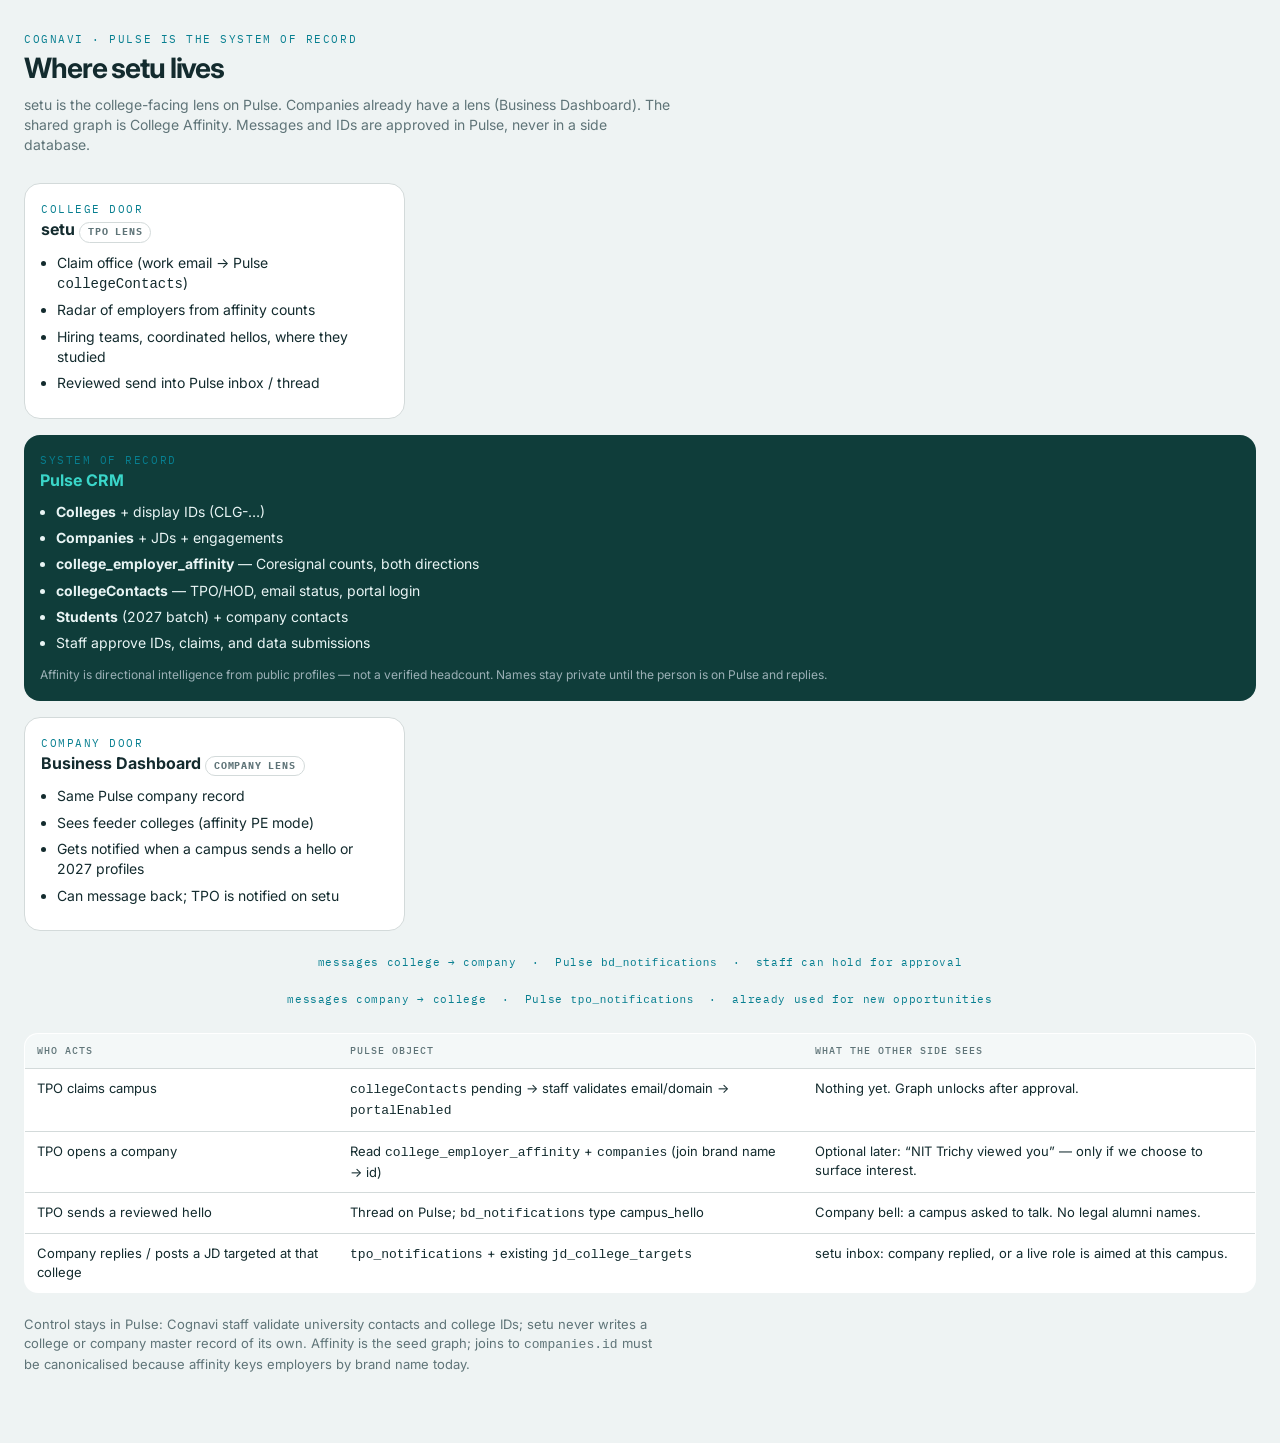
<file: docs/superpowers/setu-pulse-relationship.html>
<!doctype html>
<html lang="en">
<head>
  <meta charset="utf-8">
  <meta name="viewport" content="width=device-width, initial-scale=1">
  <title>setu on Pulse — relationship</title>
  <link rel="preconnect" href="https://fonts.googleapis.com">
  <link href="https://fonts.googleapis.com/css2?family=IBM+Plex+Mono:wght@400;500&family=Inter:wght@400;500;600;700&display=swap" rel="stylesheet">
  <style>
    :root { --teal:#077f90; --ink:#132b2e; --muted:#5f7478; --line:#d3dada; --bg:#eef3f3; --card:#fff; }
    * { box-sizing: border-box; }
    body { margin: 0; font: 14px/1.45 Inter, system-ui, sans-serif; color: var(--ink); background: var(--bg); padding: 32px 24px 64px; }
    h1 { font-size: 28px; letter-spacing: -0.04em; margin: 0 0 6px; }
    .kicker { font-family: "IBM Plex Mono", monospace; font-size: 11px; letter-spacing: 0.14em; text-transform: uppercase; color: var(--teal); }
    .sub { color: var(--muted); max-width: 72ch; margin: 0 0 28px; }
    .grid { display: grid; grid-template-columns: 1fr 1.15fr 1fr; gap: 16px; align-items: stretch; }
    .col { background: var(--card); border: 1px solid var(--line); border-radius: 16px; padding: 18px 16px; }
    .col h2 { font-size: 16px; margin: 0 0 10px; }
    .pulse { grid-column: 1 / -1; background: #0f3d3a; color: #e8f4f4; border: 0; }
    .pulse h2 { color: #3ad6c9; }
    .pulse .muted { color: #9bb0b6; }
    ul { margin: 0; padding: 0 0 0 16px; }
    li { margin: 0 0 6px; }
    .tag { display: inline-block; font-family: "IBM Plex Mono", monospace; font-size: 10px; letter-spacing: 0.08em; text-transform: uppercase; border: 1px solid var(--line); border-radius: 999px; padding: 2px 8px; color: var(--muted); }
    .pulse .tag { border-color: #1c5c58; color: #9bb0b6; }
    .flow { display: grid; gap: 8px; margin-top: 18px; }
    .arrow { text-align: center; font-family: "IBM Plex Mono", monospace; font-size: 11px; color: var(--teal); letter-spacing: 0.06em; padding: 6px 0; }
    .note { margin-top: 22px; font-size: 13px; color: var(--muted); max-width: 80ch; }
    table { width: 100%; border-collapse: collapse; margin-top: 18px; background: var(--card); border-radius: 14px; overflow: hidden; border: 1px solid var(--line); }
    th, td { text-align: left; padding: 10px 12px; border-bottom: 1px solid var(--line); vertical-align: top; font-size: 13px; }
    th { font-family: "IBM Plex Mono", monospace; font-size: 10px; letter-spacing: 0.1em; text-transform: uppercase; color: var(--muted); font-weight: 500; background: #f4f8f8; }
    tr:last-child td { border-bottom: 0; }
  </style>
</head>
<body>
  <div class="kicker">Cognavi · Pulse is the system of record</div>
  <h1>Where setu lives</h1>
  <p class="sub">setu is the college-facing lens on Pulse. Companies already have a lens (Business Dashboard). The shared graph is College Affinity. Messages and IDs are approved in Pulse, never in a side database.</p>

  <div class="grid">
    <div class="col">
      <div class="kicker">College door</div>
      <h2>setu <span class="tag">TPO lens</span></h2>
      <ul>
        <li>Claim office (work email → Pulse <code>collegeContacts</code>)</li>
        <li>Radar of employers from affinity counts</li>
        <li>Hiring teams, coordinated hellos, where they studied</li>
        <li>Reviewed send into Pulse inbox / thread</li>
      </ul>
    </div>
    <div class="col pulse">
      <div class="kicker">System of record</div>
      <h2>Pulse CRM</h2>
      <ul>
        <li><strong>Colleges</strong> + display IDs (CLG-…)</li>
        <li><strong>Companies</strong> + JDs + engagements</li>
        <li><strong>college_employer_affinity</strong> — Coresignal counts, both directions</li>
        <li><strong>collegeContacts</strong> — TPO/HOD, email status, portal login</li>
        <li><strong>Students</strong> (2027 batch) + company contacts</li>
        <li>Staff approve IDs, claims, and data submissions</li>
      </ul>
      <p class="muted" style="margin:12px 0 0;font-size:12px">Affinity is directional intelligence from public profiles — not a verified headcount. Names stay private until the person is on Pulse and replies.</p>
    </div>
    <div class="col">
      <div class="kicker">Company door</div>
      <h2>Business Dashboard <span class="tag">company lens</span></h2>
      <ul>
        <li>Same Pulse company record</li>
        <li>Sees feeder colleges (affinity PE mode)</li>
        <li>Gets notified when a campus sends a hello or 2027 profiles</li>
        <li>Can message back; TPO is notified on setu</li>
      </ul>
    </div>
  </div>

  <div class="flow">
    <div class="arrow">messages college → company &nbsp;·&nbsp; Pulse <code>bd_notifications</code> &nbsp;·&nbsp; staff can hold for approval</div>
    <div class="arrow">messages company → college &nbsp;·&nbsp; Pulse <code>tpo_notifications</code> &nbsp;·&nbsp; already used for new opportunities</div>
  </div>

  <table>
    <thead>
      <tr><th>Who acts</th><th>Pulse object</th><th>What the other side sees</th></tr>
    </thead>
    <tbody>
      <tr>
        <td>TPO claims campus</td>
        <td><code>collegeContacts</code> pending → staff validates email/domain → <code>portalEnabled</code></td>
        <td>Nothing yet. Graph unlocks after approval.</td>
      </tr>
      <tr>
        <td>TPO opens a company</td>
        <td>Read <code>college_employer_affinity</code> + <code>companies</code> (join brand name → id)</td>
        <td>Optional later: “NIT Trichy viewed you” — only if we choose to surface interest.</td>
      </tr>
      <tr>
        <td>TPO sends a reviewed hello</td>
        <td>Thread on Pulse; <code>bd_notifications</code> type campus_hello</td>
        <td>Company bell: a campus asked to talk. No legal alumni names.</td>
      </tr>
      <tr>
        <td>Company replies / posts a JD targeted at that college</td>
        <td><code>tpo_notifications</code> + existing <code>jd_college_targets</code></td>
        <td>setu inbox: company replied, or a live role is aimed at this campus.</td>
      </tr>
    </tbody>
  </table>

  <p class="note">Control stays in Pulse: Cognavi staff validate university contacts and college IDs; setu never writes a college or company master record of its own. Affinity is the seed graph; joins to <code>companies.id</code> must be canonicalised because affinity keys employers by brand name today.</p>
</body>
</html>
</file>
